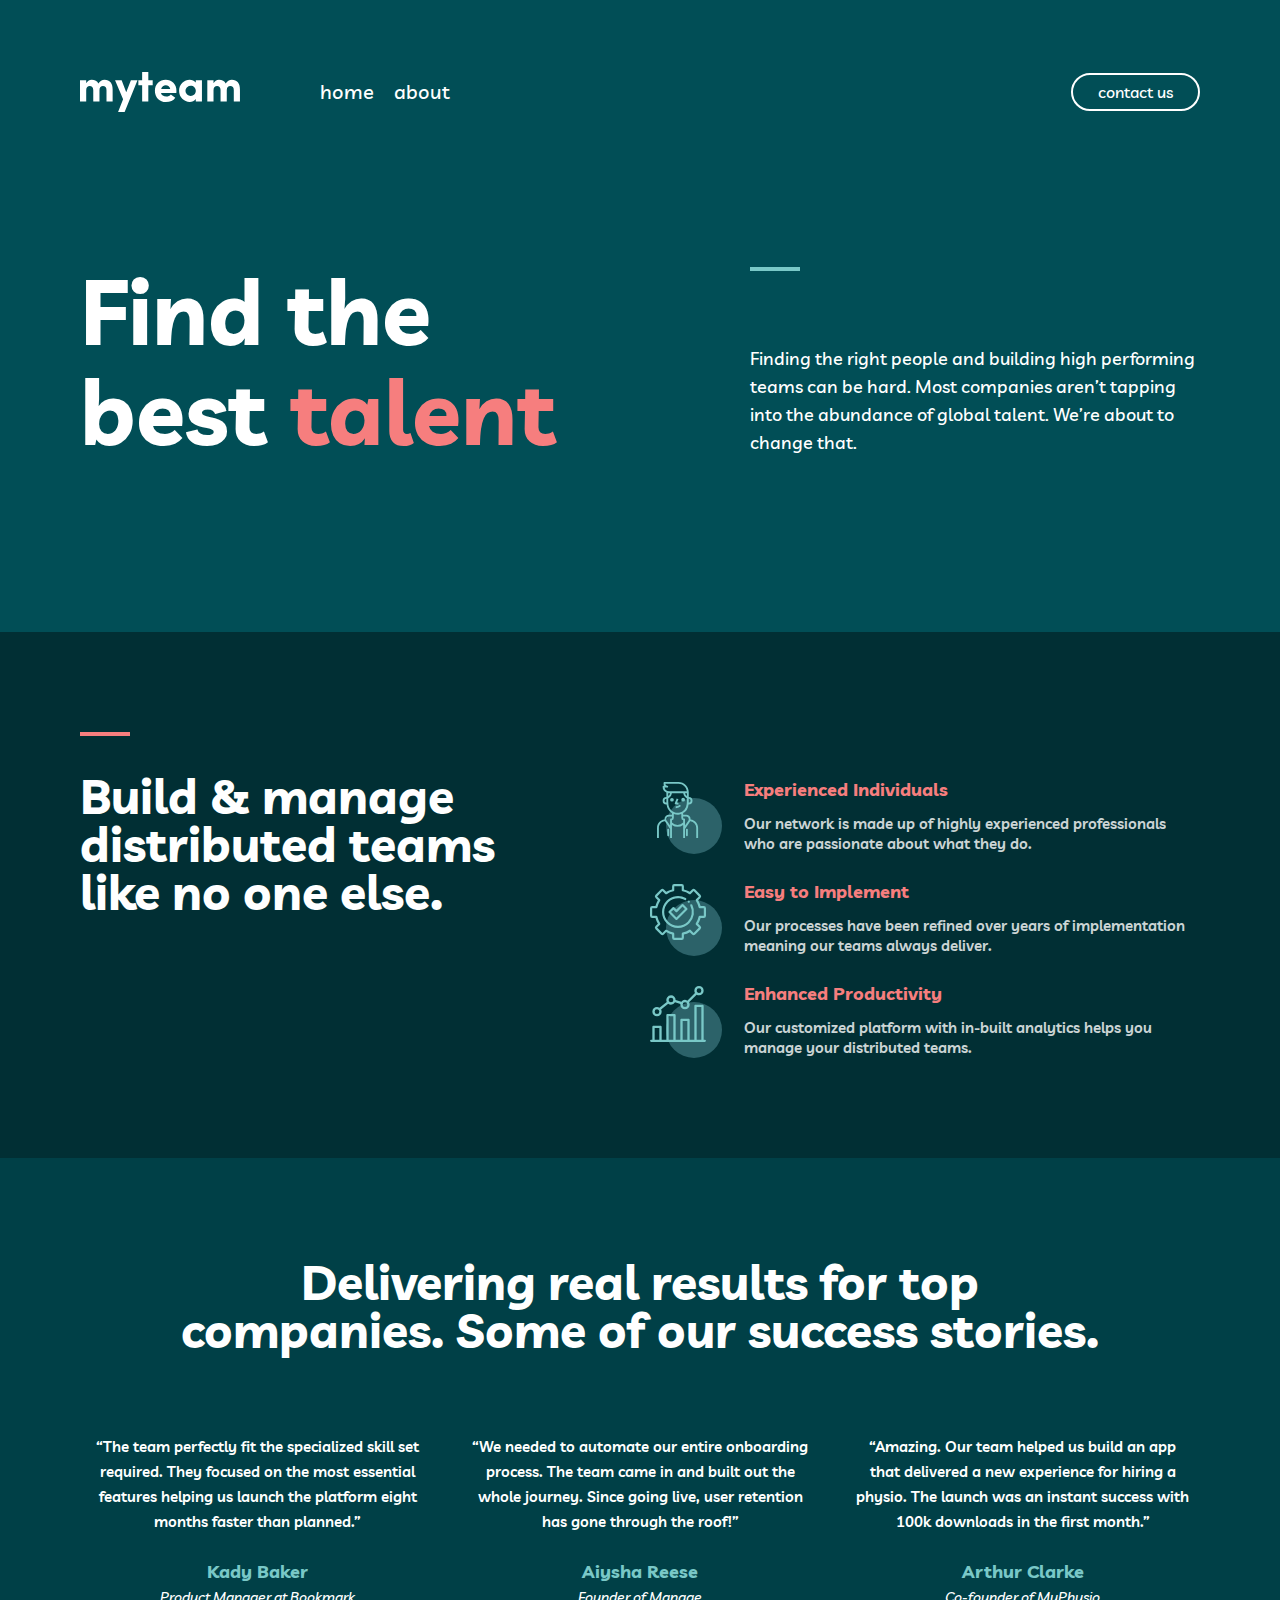
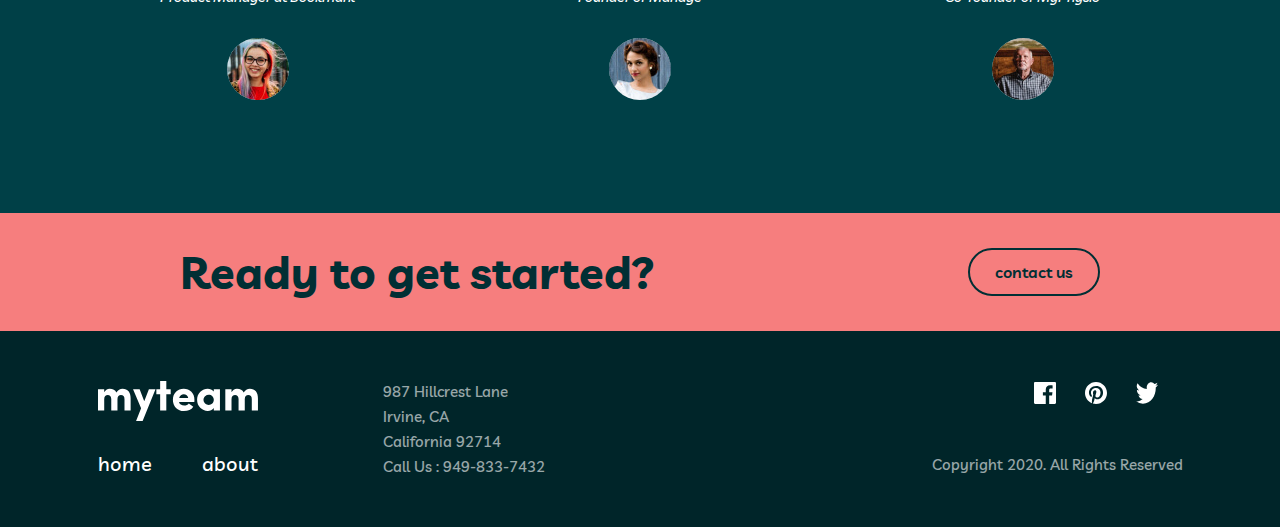
<file: index.html>
<!DOCTYPE html>
<html lang="uz">
<head>
  <meta charset="UTF-8">
  <!-- STYLES -->
  <link rel="preconnect" href="https://fonts.googleapis.com">
  <link rel="preconnect" href="https://fonts.gstatic.com" crossorigin>
  <link href="https://fonts.googleapis.com/css2?family=Livvic:ital,wght@0,600;0,700;1,500&display=swap" rel="stylesheet">

  <link rel="stylesheet" href="styles/normalize.css">
  <link rel="stylesheet" href="styles/style.css">
  <title>MyTeam</title>
</head>
<body>
<nav class="sitenav">

  <div class="sitenav-first container">
    <img class="sitenav-first-logo" src="img/logo.svg">
    <section class="sitenav-first-texts">
      <a href="index.html" class="sitenav-first-texts-link">home</a>
      <a href="about.html" class="sitenav-first-texts-link">about</a>
    </section>
    <a href="contact.html" class="sitenav-first-contact">contact us</a>
  </div>

  <div class="sitenav-second container">
    <h2 class="sitenav-second-title">
      Find the <br> best
      <span class="colour-title">talent</span>
    </h2>
    <section class="sitenav-second-text-div">
      <h3 class="sitenav-second-text">
        Finding the right people and building high performing teams can be hard. Most companies aren’t tapping into
        the
        abundance of global talent. We’re about to change that.
      </h3>
    </section>
  </div>
</nav>

<!-- SITE-MAIN -->
<main class="site-main">
  <!-- SITE-MAIN-FIRST -->
  <div class="site-main-first">
    <div class="site-main-first-div container">
      <section class="site-main-first-div-text">
        <h2 class="site-main-first-h2">
          Build & manage distributed teams like no one else.
        </h2>
      </section>
      <div class="site-main-first-news">
        <div class="site-main-first-news-div">
          <img src="img/icon-circle-man.svg" class="site-main-firts-news-div-img">
          <section class="site-main-firts-news-div-texts">
            <h3 class="site-main-firts-news-div-texts-h3">Experienced Individuals</h3>
            <p class="site-main-firts-news-div-texts-p">Our network is made up of highly experienced professionals who are
              passionate about what they do.</p>
          </section>
        </div>

        <div class="site-main-first-news-div">
          <img src="img/icon-circle-check-cog.svg" class="site-main-firts-news-div-img">
          <section class="site-main-firts-news-div-texts">
            <h3 class="site-main-firts-news-div-texts-h3">Easy to Implement</h3>
            <p class="site-main-firts-news-div-texts-p">Our processes have been refined over years of implementation meaning
              our teams always deliver.</p>
          </section>
        </div>

        <div class="site-main-first-news-div">
          <img src="img/icon-circle-line-chart.svg" class="site-main-firts-news-div-img">
          <section class="site-main-firts-news-div-texts">
            <h3 class="site-main-firts-news-div-texts-h3">Enhanced Productivity</h3>
            <p class="site-main-firts-news-div-texts-p">Our customized platform with in-built analytics helps you manage your
              distributed teams.</p>
          </section>
        </div>
      </div>
    </div>
  </div>

  <!-- SITE-MAIN-SECOND -->
  <div class="site-main-second">
    <div class="site-main-second-relative-div">
      <div class="site-main-second-div container">
        <h1 class="site-main-second-div-h1">Delivering real results for top companies. Some of our success stories.</h1>

        <div class="site-main-second-div-cards">
          <section class="site-main-second-div-cards-card">
            <p class="site-main-second-div-cards-card-p">“The team perfectly fit the specialized skill set required. They
              focused on the most essential features helping us
              launch the platform eight months faster than planned.”</p>
            <aside class="site-main-second-div-cards-card-aside">
              <h4 class="site-main-second-div-cards-card-aside-h4">Kady Baker</h4>
              <p class="site-main-second-div-cards-card-aside-p">Product Manager at Bookmark</p>
            </aside>
            <img src="img/kady.jpg" class="site-main-second-div-cards-card-img">
          </section>

          <section class="site-main-second-div-cards-card">
            <p class="site-main-second-div-cards-card-p">“We needed to automate our entire onboarding process. The team came in and built out the whole journey. Since going
            live, user retention has gone through the roof!”</p>
            <aside class="site-main-second-div-cards-card-aside">
              <h4 class="site-main-second-div-cards-card-aside-h4">Aiysha Reese</h4>
              <p class="site-main-second-div-cards-card-aside-p">Founder of Manage</p>
            </aside>
            <img src="img/aisha.jpg" class="site-main-second-div-cards-card-img">
          </section>

          <section class="site-main-second-div-cards-card">
            <p class="site-main-second-div-cards-card-p">“Amazing. Our team helped us build an app that delivered a new experience for hiring a physio. The launch was an instant
            success with 100k downloads in the first month.”</p>
            <aside class="site-main-second-div-cards-card-aside">
              <h4 class="site-main-second-div-cards-card-aside-h4">Arthur Clarke</h4>
              <p class="site-main-second-div-cards-card-aside-p">Co-founder of MyPhysio</p>
            </aside>
            <img src="img/arthur.jpg" class="site-main-second-div-cards-card-img">
          </section>
        </div>
      </div>
    </div>
  </div>

  <!-- SIET-MAIN-THIRD -->
  <div class="site-main-third-all">
    <div class="site-main-third">
      <div class="site-main-third-div">
        <h2 class="site-main-third-div-h2">Ready to get started?</h2>
        <a href="contact.html" class="sitenav-first-contact site-main-third-contact">contact us</a>
      </div>
    </div>
  </div>
</main>

<footer class="site-footer">
  <div class="site-footer-div container">

    <section class="site-footer-div-first">
      <img src="img/logo.svg" class="site-footer-div-first-logo">
      <section class="sitenav-first-texts site-footer-div-first-header">
        <a href="index.html" class="sitenav-first-texts-link">home</a>
        <a href="about.html" class="sitenav-first-texts-link">about</a>
      </section>
    </section>

    <section class="site-footer-second">
      <a href="#" class="site-footer-second-text">987 Hillcrest Lane</a><br>
      <a href="#" class="site-footer-second-text">Irvine, CA</a><br>
      <a href="#" class="site-footer-second-text">California 92714</a><br>
      <a href="#" class="site-footer-second-text">Call Us : 949-833-7432</a><br>
    </section>

    <section class="site-footer-third">
      <aside class="site-footer-third-icons">
        <img src="img/icon-facebook.svg" class="site-footer-icon">
        <img src="img/icon-pinterest.svg" class="site-footer-icon">
        <img src="img/icon-twitter.svg" class="site-footer-icon">
      </aside>
      <a href="#" class="site-footer-second-text">Copyright 2020. All Rights Reserved</a>
    </section>
  </div>
</footer>

</body>
</html>
</file>
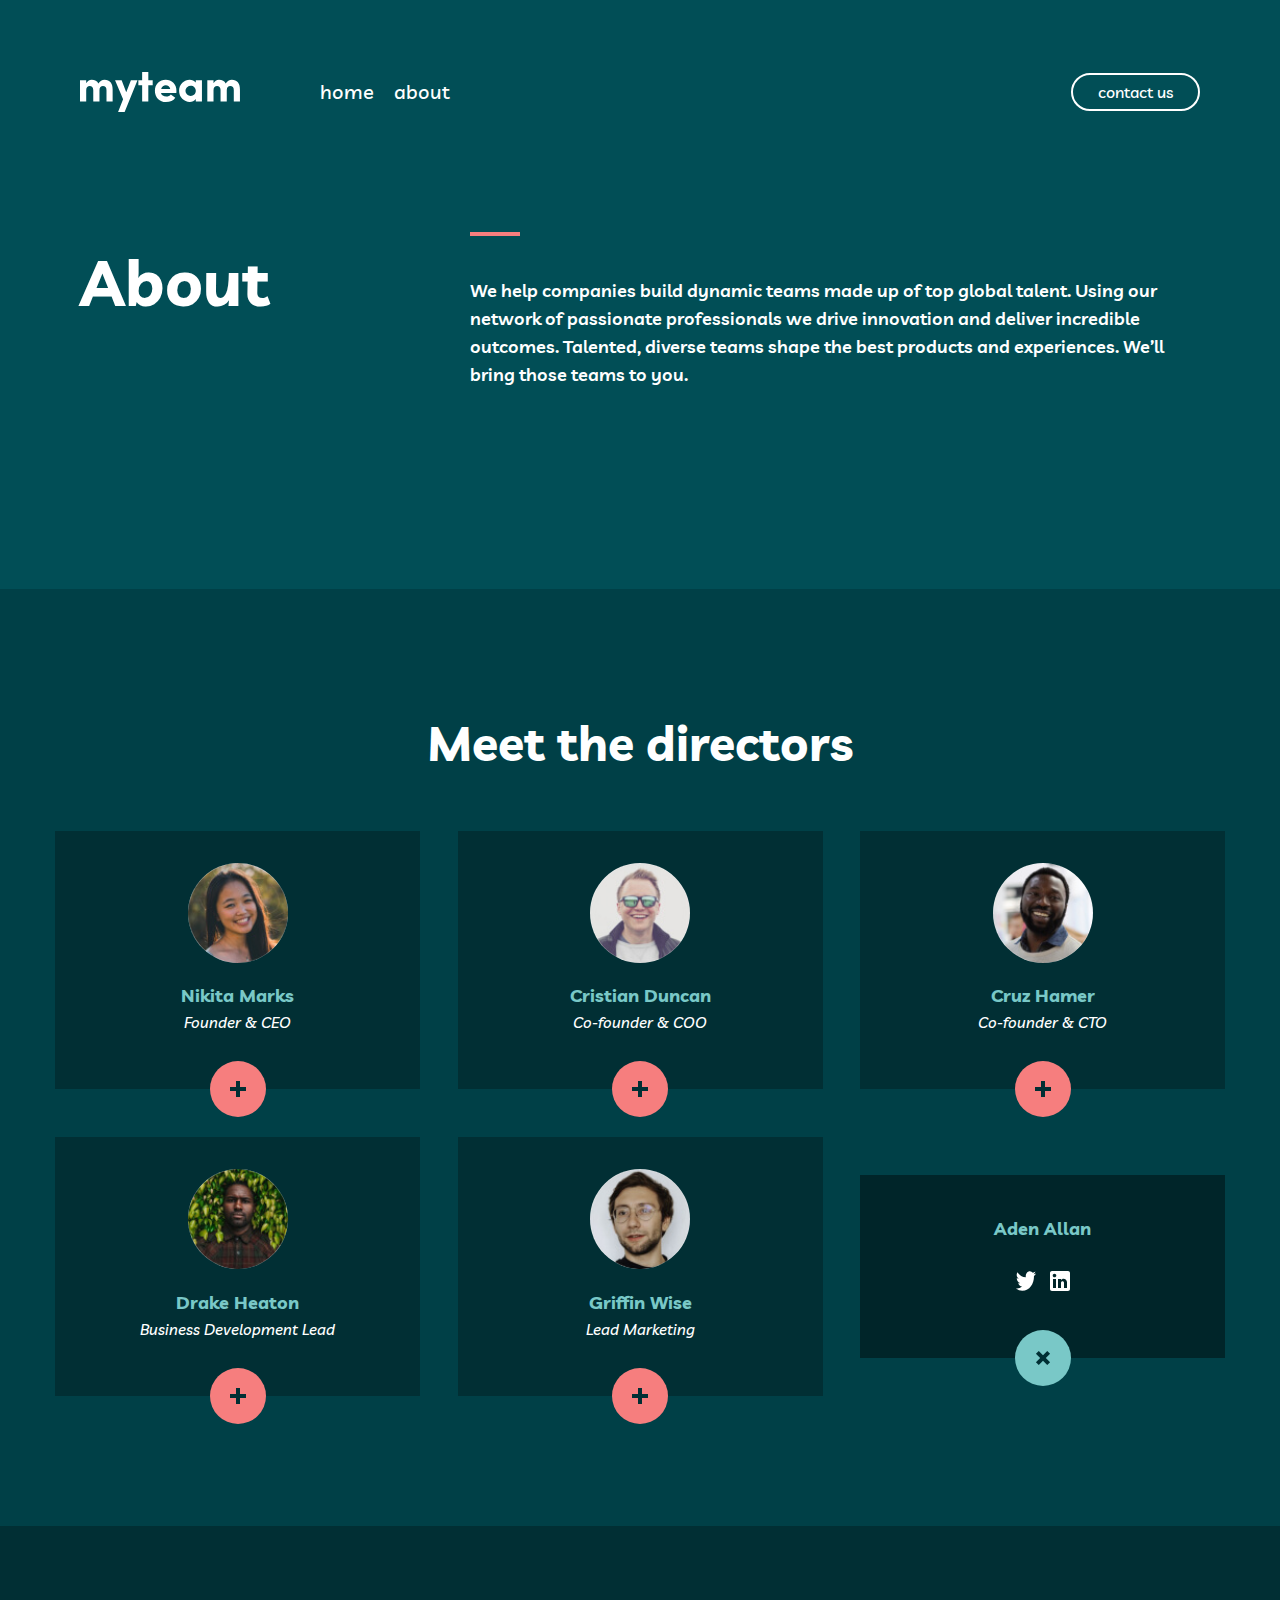
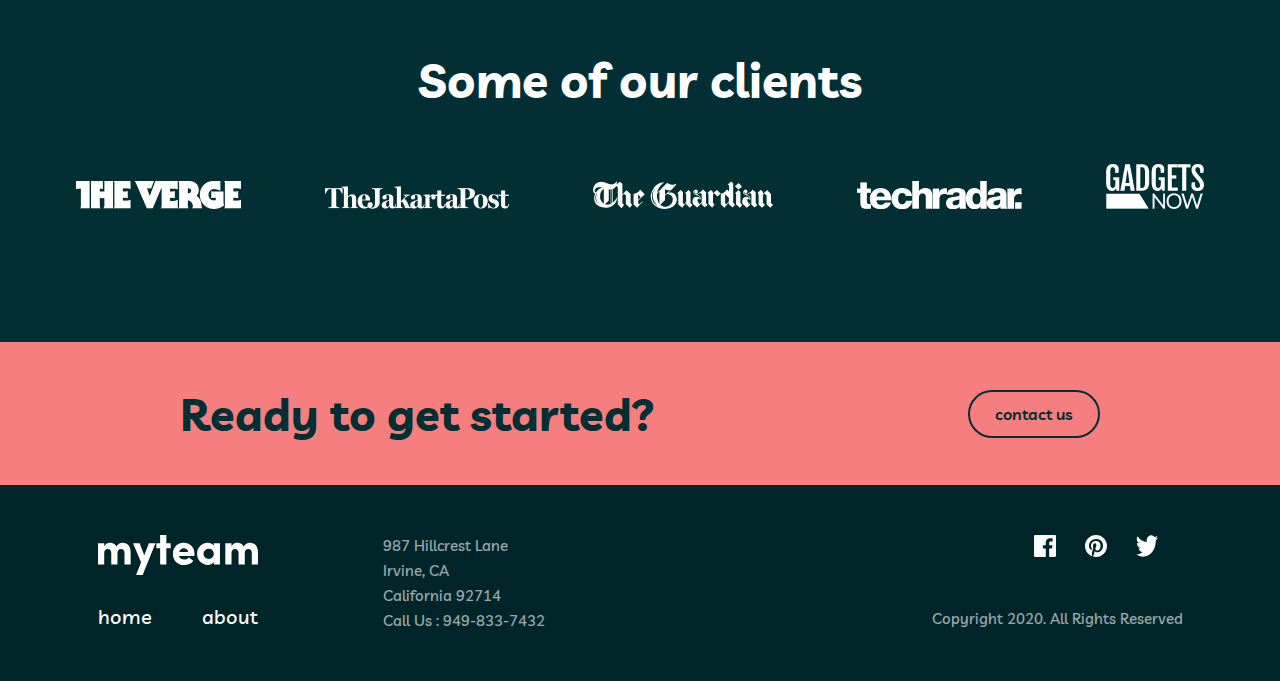
<file: about.html>
<!DOCTYPE html>
<html lang="uz">
<head>
  <meta charset="UTF-8">
  <!-- STYLES -->
  <link rel="preconnect" href="https://fonts.googleapis.com">
  <link rel="preconnect" href="https://fonts.gstatic.com" crossorigin>
  <link href="https://fonts.googleapis.com/css2?family=Livvic:ital,wght@0,600;0,700;1,500&display=swap"
    rel="stylesheet">

  <link rel="stylesheet" href="styles/normalize.css">
  <link rel="stylesheet" href="styles/style-about.css">
  <title>MyTeam - About</title>
</head>
<body>
<nav class="sitenav">
  <div class="sitenav-first container">
    <img class="sitenav-first-logo" src="img/logo.svg">
    <section class="sitenav-first-texts">
      <a href="index.html" class="sitenav-first-texts-link">home</a>
      <a href="about.html" class="sitenav-first-texts-link">about</a>
    </section>
    <a href="contact.html" class="sitenav-first-contact">contact us</a>
  </div>

  <div class="sitenav-second container">
    <h2 class="sitenav-second-h2">About</h2>
    <section class="sitenav-second-text">
      <p class="sitenav-second-text-p">We help companies build dynamic teams made up of top global talent. Using our network of passionate professionals we
      drive innovation and deliver incredible outcomes. Talented, diverse teams shape the best products and experiences. We’ll
      bring those teams to you.</p>
    </section>
  </div>
</nav>

  <!-- SITE-MAIN -->
<main class="site-main">
  <!-- SITE-MAIN-FIRST -->
  <div class="site-main-first">

    <div class="site-main-first-div">
      <h2 class="site-main-first-div-text">Meet the directors</h2>

      <!-- SITE-MAIN-FIRST-DIV-CARDS -->
      <div class="site-main-first-div-cards">

        <div class="site-main-first-div-cards-div">

          <section class="site-main-first-div-cards-div-card">
            <img src="img/nikita.jpg" class="site-main-first-div-cards-div-card-logo">
            <aside class="site-main-first-div-cards-div-card-texts">
              <h3 class="site-main-first-div-cards-div-card-texts-h3">Nikita Marks</h3>
              <p class="site-main-first-div-cards-div-card-texts-p">Founder & CEO</p>
            </aside>
            <div class="site-main-first-div-cards-div-card-button-div button-classlist">
              <img class="site-main-first-div-cards-div-card-button" src="img/icon-plus.svg">
            </div>
          </section>

          <section class="site-main-first-div-cards-div-card">
            <img src="img/cristian.jpg" class="site-main-first-div-cards-div-card-logo">
            <aside class="site-main-first-div-cards-div-card-texts">
              <h3 class="site-main-first-div-cards-div-card-texts-h3">Cristian Duncan</h3>
              <p class="site-main-first-div-cards-div-card-texts-p">Co-founder & COO</p>
            </aside>
            <div class="site-main-first-div-cards-div-card-button-div">
              <img class="site-main-first-div-cards-div-card-button" src="img/icon-plus.svg">
            </div>
          </section>

          <section class="site-main-first-div-cards-div-card">
            <img src="img/cruz.jpg" class="site-main-first-div-cards-div-card-logo">
            <aside class="site-main-first-div-cards-div-card-texts">
              <h3 class="site-main-first-div-cards-div-card-texts-h3">Cruz Hamer</h3>
              <p class="site-main-first-div-cards-div-card-texts-p">Co-founder & CTO</p>
            </aside>
            <div class="site-main-first-div-cards-div-card-button-div">
              <img class="site-main-first-div-cards-div-card-button" src="img/icon-plus.svg">
            </div>
          </section>

        </div>


        <div class="site-main-first-div-cards-div">

          <section class="site-main-first-div-cards-div-card">
            <img src="img/drake.jpg" class="site-main-first-div-cards-div-card-logo">
            <aside class="site-main-first-div-cards-div-card-texts">
              <h3 class="site-main-first-div-cards-div-card-texts-h3">Drake Heaton</h3>
              <p class="site-main-first-div-cards-div-card-texts-p">Business Development Lead</p>
            </aside>
            <div class="site-main-first-div-cards-div-card-button-div">
              <img class="site-main-first-div-cards-div-card-button" src="img/icon-plus.svg">
            </div>
          </section>

          <section class="site-main-first-div-cards-div-card">
            <img src="img/griffin.jpg" class="site-main-first-div-cards-div-card-logo">
            <aside class="site-main-first-div-cards-div-card-texts">
              <h3 class="site-main-first-div-cards-div-card-texts-h3">Griffin Wise</h3>
              <p class="site-main-first-div-cards-div-card-texts-p">Lead Marketing</p>
            </aside>
            <div class="site-main-first-div-cards-div-card-button-div">
              <img class="site-main-first-div-cards-div-card-button" src="img/icon-plus.svg">
            </div>
          </section>

          <section class="site-main-first-div-cards-div-card smfdcd-card">
            <aside class="site-main-first-div-cards-div-card-texts">
            <h3 class="site-main-first-div-cards-div-card-texts-h3">Aden Allan</h3>
            <p class="site-main-first-div-cards-div-card-texts-p none-text">“Empowered teams create truly amazing products. Set the north star and let them follow it.”</p>
            </aside>
            <aside class="site-main-first-div-cards-div-card-icons">
              <img src="img/icon-twitter.svg" class="site-main-first-div-cards-div-card-icons-img">
              <img src="img/icon-linkedin.svg" class="site-main-first-div-cards-div-card-icons-img">
            </aside>
            <div class="site-main-first-div-cards-div-card-button-div smfdcdcb-div button-classlist">
              <img class="site-main-first-div-cards-div-card-button smfdcdcb-button" src="img/icon-multiply.svg">
            </div>
          </section>

        </div>

      </div>

    </div>
  </div>

  <!-- SITE-MAIN-SECOND -->
  <div class="site-main-second">
    <div class="site-main-second-div container">
      <h2 class="site-main-second-div-title">Some of our clients</h2>
      <section class="site-main-second-div-logos">
        <img class="site-main-second-div-logos-logo-1" src="img/the-verge.png" srcset="img/the-verge.png 1x , img/the-verge@2x.png @2x">
        <img class="site-main-second-div-logos-logo-2" src="img/the-jakarta-post.png" srcset="img/the-jakarta-post.png 1x , img/the-jakarta-post@2x.png @2x">
        <img class="site-main-second-div-logos-logo-3" src="img/the-guardian.png" srcset="img/the-guardian.png 1x , img/the-guardian@2x.png @2x">
        <img class="site-main-second-div-logos-logo-4" src="img/techradar.png" srcset="img/techradar.png 1x , img/techradar@2x.png @2x">
        <img class="site-main-second-div-logos-logo-5" src="img/gadgets-now.png" srcset="img/gadgets-now.png 1x , img/gadgets-now@2x.png @2x">
      </section>
    </div>
  </div>

  <!-- SITE-MAIN-THIRD -->
  <div class="site-main-third-all">
    <div class="site-main-third">
      <div class="site-main-third-div">
        <h2 class="site-main-third-div-h2">Ready to get started?</h2>
        <a href="contact.html" class="sitenav-first-contact site-main-third-contact">contact us</a>
      </div>
    </div>
  </div>
</main>

<footer class="site-footer">
  <div class="site-footer-div container">

    <section class="site-footer-div-first">
      <img src="img/logo.svg" class="site-footer-div-first-logo">
      <section class="sitenav-first-texts site-footer-div-first-header">
        <a href="index.html" class="sitenav-first-texts-link">home</a>
        <a href="about.html" class="sitenav-first-texts-link">about</a>
      </section>
    </section>

    <section class="site-footer-second">
      <a href="#" class="site-footer-second-text">987 Hillcrest Lane</a><br>
      <a href="#" class="site-footer-second-text">Irvine, CA</a><br>
      <a href="#" class="site-footer-second-text">California 92714</a><br>
      <a href="#" class="site-footer-second-text">Call Us : 949-833-7432</a><br>
    </section>

    <section class="site-footer-third">
      <aside class="site-footer-third-icons">
        <img src="img/icon-facebook.svg" class="site-footer-icon">
        <img src="img/icon-pinterest.svg" class="site-footer-icon">
        <img src="img/icon-twitter.svg" class="site-footer-icon">
      </aside>
      <a href="#" class="site-footer-second-text">Copyright 2020. All Rights Reserved</a>
    </section>
  </div>
</footer>

<script src="main.js"></script>

</body>
</html>
</file>
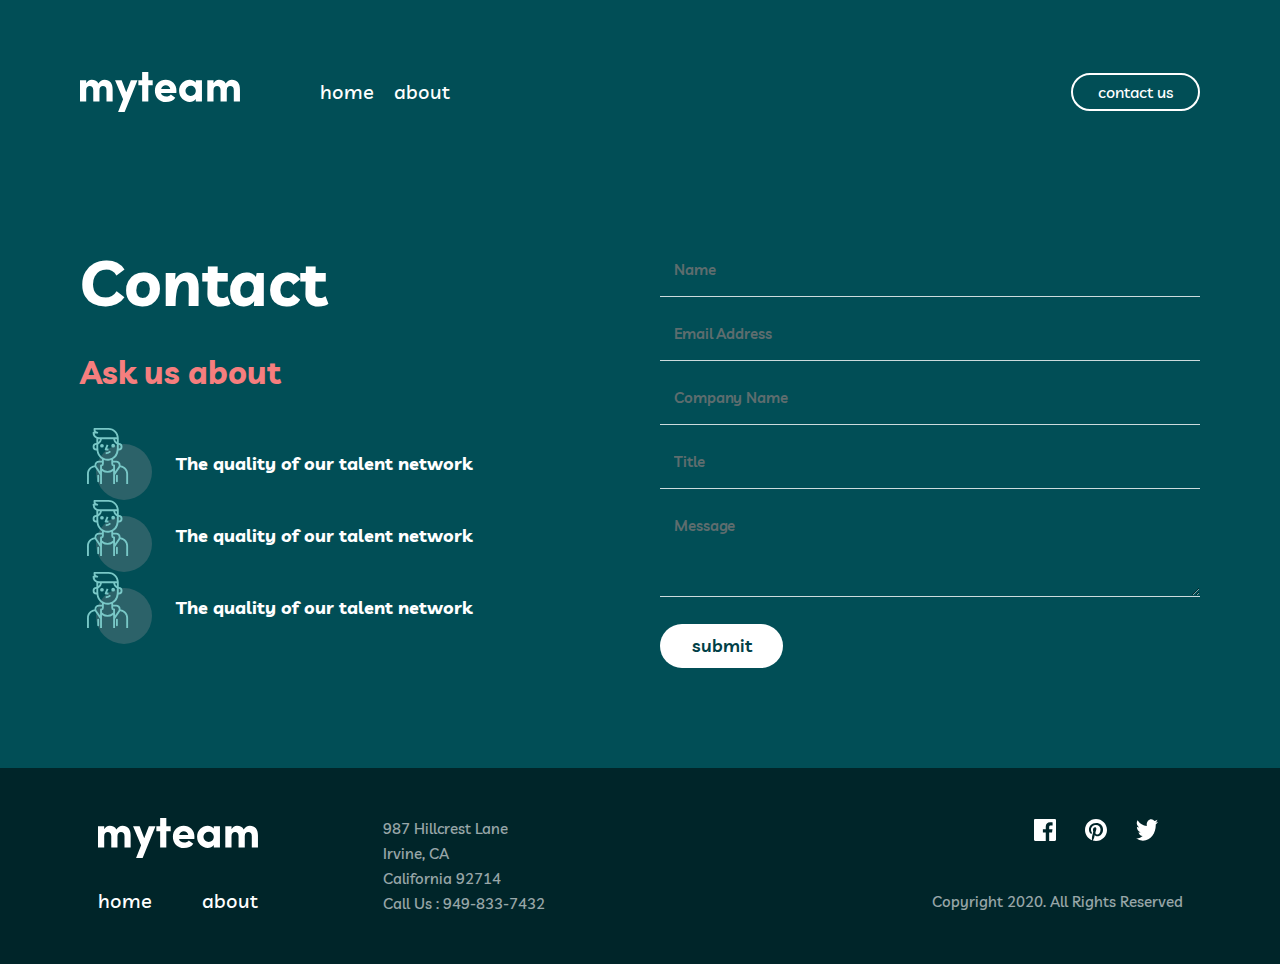
<file: contact.html>
<!DOCTYPE html>
<html lang="uz">
<head>
  <meta charset="UTF-8">
  <!-- STYLES -->
  <link rel="preconnect" href="https://fonts.googleapis.com">
  <link rel="preconnect" href="https://fonts.gstatic.com" crossorigin>
  <link href="https://fonts.googleapis.com/css2?family=Livvic:ital,wght@0,600;0,700;1,500&display=swap" rel="stylesheet">

  <link rel="stylesheet" href="styles/normalize.css">
  <link rel="stylesheet" href="styles/style-contact.css">
  <title>MyTeam - Contact</title>
</head>
<body>
<nav class="sitenav">

  <div class="sitenav-first container">
    <img class="sitenav-first-logo" src="img/logo.svg">
    <section class="sitenav-first-texts">
      <a href="index.html" class="sitenav-first-texts-link">home</a>
      <a href="about.html" class="sitenav-first-texts-link">about</a>
    </section>
    <a href="contact.html" class="sitenav-first-contact">contact us</a>
  </div>
</nav>


  <!-- SITE-MAIN -->
<main class="site-main">

  <!-- SITE-MAIN-DIV -->
  <div class="site-main-div">

    <div class="site-main-div-div container">
      <div class="site-main-div-div-first">
        <h1 class="site-main-div-div-first-logo">Contact</h1>
        <h2 class="site-main-div-div-first-h2">Ask us about</h2>
        <!-- SITE-MAIN-DIV-DIV-FIRST-CARDS -->
        <div class="site-main-div-div-first-cards">
          <section class="site-main-div-div-first-cards-card">
            <img class="site-main-div-div-first-cards-card-logo" src="img/icon-circle-man.svg">
            <h3 class="site-main-div-div-first-cards-card-text">The quality of our talent network</h3>
          </section>

          <section class="site-main-div-div-first-cards-card">
            <img class="site-main-div-div-first-cards-card-logo" src="img/icon-circle-man.svg">
            <h3 class="site-main-div-div-first-cards-card-text">The quality of our talent network</h3>
          </section>

          <section class="site-main-div-div-first-cards-card">
            <img class="site-main-div-div-first-cards-card-logo" src="img/icon-circle-man.svg">
            <h3 class="site-main-div-div-first-cards-card-text">The quality of our talent network</h3>
          </section>
        </div>
      </div>


      <form action="https://echohtmlacademy.ru" class="site-main-second">
        <input type="text" class="site-main-second-input" name="name" placeholder="Name" required>

        <input type="text" class="site-main-second-input" name="email" placeholder="Email Address" required>

        <input type="text" class="site-main-second-input" name="company-name" placeholder="Company Name" required>

        <input type="text" class="site-main-second-input" name="title" placeholder="Title" required>

        <textarea class="site-main-second-input site-main-second-textarea" name="message" placeholder="Message"></textarea>


        <button class="site-main-second-submit" type="submit">submit</button>
      </form>

    </div>
  </div>
</main>

<footer class="site-footer">
  <div class="site-footer-div container">

    <section class="site-footer-div-first">
      <img src="img/logo.svg" class="site-footer-div-first-logo">
      <section class="sitenav-first-texts site-footer-div-first-header">
        <a href="index.html" class="sitenav-first-texts-link">home</a>
        <a href="about.html" class="sitenav-first-texts-link">about</a>
      </section>
    </section>

    <section class="site-footer-second">
      <a href="#" class="site-footer-second-text">987 Hillcrest Lane</a><br>
      <a href="#" class="site-footer-second-text">Irvine, CA</a><br>
      <a href="#" class="site-footer-second-text">California 92714</a><br>
      <a href="#" class="site-footer-second-text">Call Us : 949-833-7432</a><br>
    </section>

    <section class="site-footer-third">
      <aside class="site-footer-third-icons">
        <img src="img/icon-facebook.svg" class="site-footer-icon">
        <img src="img/icon-pinterest.svg" class="site-footer-icon">
        <img src="img/icon-twitter.svg" class="site-footer-icon">
      </aside>
      <a href="#" class="site-footer-second-text">Copyright 2020. All Rights Reserved</a>
    </section>
  </div>
</footer>

  <!-- <script src="main.js"></script> -->

</body>
</html>
</file>
<file: styles/style.css>
:root{
  --nav-background: #014e56;
  --red: #f67e7e;
  --white: #fff;
  --nav-top-border: #79c8c7;
  --main-black: #012f34;
  --about-bac-color: #004047;
  --footer: #002529;
}
*,
*::after,
*::before{
  box-sizing: border-box;
}

body{
  height: 100%;
  margin: 0;
  padding: 0;
  list-style: none;
  font-family: "Livvic" , "Arial" , sans-serif;
  overflow-x: hidden;
}

img{
  max-width: 100%;
  height: auto;
}

/* OUTLINE STYLES*/
*:focus{
  outline: 2px solid transparent;
  outline-offset: 2px;
}

/* CONTAINER */
.container{
  max-width: 1170px;
  width: 100%;
  padding-right: 25px;
  padding-left: 25px;
  margin-left: auto;
  margin-right: auto;
}

.visually-hidden{
  clip: rect(0 0 0 0);
  clip-path: inset(50%);
  height: 1px;
  overflow: hidden;
  position: absolute;
  white-space: nowrap;
  width: 1px;
}

/* SITENAV */
.sitenav{
  width: 100%;
  padding-top: 72px;
  padding-bottom: 170px;
  align-items: center;
  justify-content: center;
  background: var(--nav-background);
  margin-bottom: 0;
  overflow-y: hidden;
}
.sitenav-first{
  background: transparent;
  display: flex;
  align-items: center;
  margin-bottom: 80px;
}
.sitenav-first-logo{
  width: 160px;
  height: 40px;
}
.sitenav-first-texts{
  width: 130px;
  display: flex;
  justify-content: space-between;
  align-items: center;
  margin-left: 80px;
  text-transform: lowercase;
}
.sitenav-first-texts-link{
  text-decoration: none;
  font-family: "Livvic" , "Arial" , sans-serif;
  font-style: normal;
  font-weight: 500;
  font-size: 20px;
  line-height: 28px;
  color: var(--white);
  transition: all 0.1s;
}
.sitenav-first-texts-link:hover{
  color: var(--red);
}
.sitenav-first-contact{
  text-transform: lowercase;
  text-decoration: none;
  font-family: "Livvic" , "Arial" , sans-serif;
  font-style: normal;
  font-weight: 500;
  font-size: 16px;
  color: var(--white);
  margin-left: auto;
  padding-top: 8px;
  padding-bottom: 8px;
  padding-right: 25px;
  padding-left: 25px;
  border: 2px solid var(--white);
  border-radius: 24px;
  transition: all 0.1s;
}
.sitenav-first-contact:hover{
  background: var(--white);
  color: var(--footer);
}

.sitenav-second{
  background: transparent;
  display: flex;
  align-items: center;
  margin-top: 0;
  padding-top: 70px;
  margin-bottom: 0;
  position: relative;
}
.sitenav-second-title{
  flex-grow: 1;
  font-family: "Livvic" , "Arial" , sans-serif;
  font-style: normal;
  font-weight: bold;
  font-size: 90px;
  line-height: 100px;
  color: var(--white);
  text-align-last: left;
  margin: 0;
}
.colour-title{
  color: var(--red);
}

.sitenav-second-text-div{
  padding-top: 78px;
  position: relative;
}
.sitenav-second-text{
  margin: 0;
  width: 450px;
  font-family: "Livvic" , "Arial" , sans-serif;
  font-style: normal;
  font-weight: 500;
  font-size: 18px;
  line-height: 28px;
  color: var(--white);
}
.sitenav-second-text::after{
  content: "";
  position: absolute;
  width: 50px;
  height: 4px;
  background: var(--nav-top-border);
  top: 0;
  left: 0;
}

/* SITE-MAIN */
.site-main{
  flex-grow: 1;
  width: 100%;
  margin: 0;
  padding: 0;
  background: transparent;
}
.site-main-first{
  width: 100%;
  background: var(--main-black);
  padding-top: 100px;
  padding-bottom: 100px;
  margin: 0;
  position: relative;
  overflow-x: hidden;
}
.site-main-first-div{
  max-width: 1170px;
  width: 100%;
  flex-direction: row;
  justify-content: space-between;
  display: flex;
}
.site-main-first-div-text{
  width: 450px;
  position: relative;
  margin: 0;
  padding-top: 40px;
}
.site-main-first-h2{
  font-family: "Livvic" , "Arial" , sans-serif;
  font-weight: 700;
  font-style: normal;
  font-size: 48px;
  line-height: 48px;
  color: var(--white);
  margin: 0;
}
.site-main-first-div-text::after{
  content: "";
  width: 50px;
  height: 4px;
  background: var(--red);
  position: absolute;
  top: 0;
  left: 0;
}
.site-main-first-news{
  width: 550px;
  flex-direction: column;
  justify-content: center;
  padding-top: 50px;
}
.site-main-first-news-div{
  width: 100%;
  display: flex;
  flex-direction: row;
  align-items: center;
}
.site-main-first-news-div:not(:last-child){
  margin-bottom: 30px;
}
.site-main-firts-news-div-img{
  width: 72px;
  height: 72px;
  margin-top: 0;
  margin-right: 22px;
}
.site-main-firts-news-div-texts{
  width: 460px;
}
.site-main-firts-news-div-texts-h3{
  margin-top: 0;
  font-family: "Livvic" , "Arial" , sans-serif;
  font-style: normal;
  font-weight: 700;
  font-size: 18px;
  line-height: 15px;
  color: var(--red);
  margin-bottom: 17px;
}
.site-main-firts-news-div-texts-p{
  font-family: "Livvic" , "Arial" , sans-serif;
  font-style: normal;
  font-weight: 600;
  font-size: 15px;
  line-height: 20px;
  color: var(--white);
  opacity: 0.8;
  margin-top: 0;
  margin-bottom: 0;
}

/* SITE-MAIN-SECOND */
.site-main-second{
  width: 100%;
  background: var(--about-bac-color);
  overflow: hidden;
  margin-bottom: 0;
}
.site-main-second-relative-div{
  max-width: 1366px;
  width: 100%;
  padding-top: 100px;
  padding-bottom: 100px;
  margin-left: auto;
  margin-right: auto;
  position: relative;
}
.site-main-second-div{
  flex-direction: column;
  align-items: center;
  justify-content: center;
  background: transparent;
}
.site-main-second-div-h1{
  width: 950px;
  text-align: center;
  font-family: "Livvic" , "Arial" , sans-serif;
  font-style: normal;
  font-weight: bold;
  font-size: 48px;
  line-height: 48px;
  color: var(--white);
  margin-bottom: 56px;
  margin-left: auto;
  margin-right: auto;
  margin-top: 0;
  margin-bottom: 0;
}
.site-main-second-div-cards{
  width: 100%;
  flex-direction: row;
  align-items: center;
  justify-content: space-between;
  display: flex;
  margin: 0;
  padding-top: 60px;
  padding-bottom: 10px;
}
.site-main-second-div-cards-card{
  width: 355px;
  align-items: center;
  justify-content: center;
  flex-direction: column;
  text-align: center;
  padding-top: 20px;
  background-image: url("file:///C:/Users/User/Pictures/Frontend asoschisi-Muhammadjavohir aka/Dars 13(MyTeam)/img/icon-quotes.svg");
  background-repeat: no-repeat;
  background-position: top center;
}
.site-main-second-div-cards-card-p{
  width: 95%;
  font-family: "Livvic" , "Arial" , sans-serif;
  font-style: normal;
  font-weight: 600;
  font-size: 15px;
  line-height: 25px;
  text-align: center;
  color: var(--white);
  margin-left: auto;
  margin-right: auto;
  margin-top: 0;
  margin-bottom: 24px;
}
.site-main-second-div-cards-card-aside{
  width: 100%;
  text-align: center;
  flex-direction: column;
  margin: 0;
}
.site-main-second-div-cards-card-aside-h4{
  font-family: "Livvic" , "Arial" , sans-serif;
  font-style: normal;
  font-weight: bold;
  font-size: 18px;
  line-height: 28px;
  color: var(--nav-top-border);
  margin-bottom: 2px;
  margin-top: 0;
  margin-left: 0;
  margin-right: 0;
}
.site-main-second-div-cards-card-aside-p{
  font-family: "Livvic" , "Arial" , sans-serif;
  font-style: italic;
  font-weight: 500;
  font-size: 14px;
  line-height: 18px;
  color: var(--white);
  margin-top: 0;
  margin-left: 0;
  margin-right: 0;
  margin-bottom: 32px;
}
.site-main-second-div-cards-card-img{
  margin-top: 0;
  border-radius: 50%;
  width: 62px;
  height: 62px;
}

/* SITE-MAIN-THIRD */
.site-main-third-all{
  width: 100%;
  margin: 0;
  padding: 0;
  background: var(--red);
  overflow: hidden;
}
.site-main-third{
  max-width: 1366px;
  width: 100%;
  background: var(--red);
  margin-left: auto;
  margin-right: auto;
  text-align: center;
  position: relative;
  overflow: hidden;
}
.site-main-third-div{
  width: 920px;
  margin-left: auto;
  margin-right: auto;
  display: flex;
  flex-direction: row;
  align-items: center;
  justify-content: center;
  padding-top: 35px;
  padding-bottom: 35px;
}
.site-main-third-div-h2{
  font-family: "Livvic" , "Arial" , sans-serif;
  font-style: normal;
  font-weight: bold;
  font-size: 45px;
  line-height: 48px;
  color:var(--main-black);
  margin: 0;
}
.site-main-third-contact{
  font-family: "Livvic" , "Arial" , sans-serif;
  font-style: normal;
  font-weight: 600;
  font-size: 16px;
  line-height: 28px;
  color: var(--main-black);
  border-color: var(--main-black);
}
.site-main-third-contact:hover{
  background: var(--main-black);
  color: var(--white);
}

/* SITE-FOOTER */
.site-footer{
  width: 100%;
  margin: 0;
  padding-top: 48px;
  padding-bottom: 48px;
  background: var(--footer);
}
.site-footer-div{
  display: flex;
  flex-direction: row;
  align-items: center;
  justify-content: center;
  background: transparent;
}
.site-footer-div-first{
  width: 160px;
  margin-right: 0;
  flex-direction: column;
  align-items: center;
  justify-content: center;
  text-align: center;
}
.site-footer-div-first-logo{
  margin-bottom: 25px;
}
.site-footer-div-first-header{
  width: 100%;
  margin: 0;
}
.site-footer-second{
  width: 445px;
  margin-left: 125px;
  flex-direction: column;
  align-items: center;
  text-align: left;
  margin-right: 0;
}
.site-footer-second-text{
  width: 100%;
  text-decoration: none;
  font-style: normal;
  font-weight: 500;
  font-size: 15px;
  line-height: 25px;
  color: var(--white);
  opacity: 0.6;
}
.site-footer-third{
  width: 255px;
  margin-left: 100px;
  text-align: right;
  flex-direction: column;
  align-items: center;
  justify-self: center;
}
.site-footer-third-icons{
  width: 140px;
  flex-direction: row;
  align-items: center;
  margin-bottom: 45px;
  margin-left: 90px;
}
.site-footer-icon{
  width: 22px;
  height: 22px;
  fill: var(--white);
  transition: all  0.1s;
  cursor: pointer;
}
.site-footer-icon:hover{
  fill: var(--red);
}
.site-footer-icon:not(:last-child){
  margin-right: 25px;
}
.site-footer-second-text{
  margin-top: 0;
}
</file>
<file: styles/style-about.css>
:root{
  --nav-background: #014e56;
  --red: #f67e7e;
  --white: #fff;
  --nav-top-border: #79c8c7;
  --main-black: #012f34;
  --about-bac-color: #004047;
  --footer: #002529;
}
*,
*::after,
*::before{
  box-sizing: border-box;
}

body{
  height: 100%;
  margin: 0;
  padding: 0;
  list-style: none;
  font-family: "Livvic" , "Arial" , sans-serif;
  overflow-x: hidden;
}

img{
  max-width: 100%;
  height: auto;
}

/* OUTLINE STYLES*/
*:focus{
  outline: 2px solid transparent;
  outline-offset: 2px;
}

/* CONTAINER */
.container{
  max-width: 1170px;
  width: 100%;
  padding-right: 25px;
  padding-left: 25px;
  margin-left: auto;
  margin-right: auto;
}

.visually-hidden{
  clip: rect(0 0 0 0);
  clip-path: inset(50%);
  height: 1px;
  overflow: hidden;
  position: absolute;
  white-space: nowrap;
  width: 1px;
}

/* SITENAV */
.sitenav{
  width: 100%;
  padding-top: 72px;
  padding-bottom: 200px;
  align-items: center;
  justify-content: center;
  background: var(--nav-background);
  margin: 0;
  overflow: hidden;
  position: relative;
}
.sitenav-first{
  background: transparent;
  display: flex;
  align-items: center;
  margin-bottom: 120px;
}
.sitenav-first-logo{
  width: 160px;
  height: 40px;
}
.sitenav-first-texts{
  width: 130px;
  display: flex;
  justify-content: space-between;
  align-items: center;
  margin-left: 80px;
  text-transform: lowercase;
}
.sitenav-first-texts-link{
  text-decoration: none;
  font-family: "Livvic" , "Arial" , sans-serif;
  font-style: normal;
  font-weight: 500;
  font-size: 20px;
  line-height: 28px;
  color: var(--white);
  transition: all 0.1s;
}
.sitenav-first-texts-link:hover{
  color: var(--red);
}
.sitenav-first-contact{
  text-transform: lowercase;
  text-decoration: none;
  font-family: "Livvic" , "Arial" , sans-serif;
  font-style: normal;
  font-weight: 500;
  font-size: 16px;
  color: var(--white);
  margin-left: auto;
  padding-top: 8px;
  padding-bottom: 8px;
  padding-right: 25px;
  padding-left: 25px;
  border: 2px solid var(--white);
  border-radius: 24px;
  transition: all 0.1s;
}
.sitenav-first-contact:hover{
  background: var(--white);
  color: var(--footer);
}

/* SITENAV-SECOND */
.sitenav-second{
  background: transparent;
  display: flex;
  margin-top: 0;
  padding-top: 0;
  margin-bottom: 0;
}
.sitenav-second-h2{
  flex-grow: 1;
  margin: 0;
  font-family: "Livvic" , "Arial" , sans-serif;
  font-style: normal;
  font-weight: 700;
  font-size: 64px;
  line-height: 100px;
  color:var(--white);
}
.sitenav-second-text{
  margin: 0;
  padding-top: 45px;
  width: 730px;
  position: relative;
}
.sitenav-second-text::after{
  position: absolute;
  content: "";
  width: 50px;
  height: 4px;
  background: var(--red);
  top: 0;
  left: 0;
}
.sitenav-second-text-p{
  margin-top: 0;
  margin-bottom: 0;
  font-family: "Livvic" , "Arial" , sans-serif;
  font-style: normal;
  font-weight: 600;
  font-size: 18px;
  line-height: 28px;
  color:var(--white);
}


/* SITE-MAIN */
.site-main{
  flex-grow: 1;
  width: 100%;
  margin: 0;
  padding: 0;
  background: transparent;
}

/* SITE-MAIN-FIRST */
.site-main-first{
  width: 100%;
  background: var(--about-bac-color);
  padding-top: 130px;
  padding-bottom: 130px;
  margin: 0;
  position: relative;
  overflow: hidden;
}
.site-main-first-div{
  max-width: 1170px;
  width: 100%;
  flex-direction: column;
  justify-content: center;
  align-items: center;
  margin-left: auto;
  margin-right: auto;
}
.site-main-first-div-text{
  font-family: "Livvic" , "Arial" , sans-serif;
  font-style: normal;
  font-weight: 700;
  font-size: 48px;
  line-height: 48px;
  color:var(--white);
  text-align: center;
  margin-bottom: 64px;
  margin-top: 0;
}
.site-main-first-div-cards{
  width: 100%;
  padding: 0;
  margin: 0;
  flex-direction: column;
  align-items: center;
  justify-content: center;
}
.site-main-first-div-cards-div{
  width: 100%;
  display: flex;
  flex-direction: row;
  align-items: center;
  justify-content: space-between;
}
.site-main-first-div-cards-div:not(:last-child){
  margin-bottom: 48px;
}
.site-main-first-div-cards-div-card{
  width: 365px;
  padding-top: 32px;
  padding-bottom: 26px;
  margin: 0;
  flex-direction: column;
  align-items: center;
  justify-content: center;
  text-align: center;
  background: var(--main-black);
  position: relative;
}
.site-main-first-div-cards-div-card-logo{
  width: 100px;
  height: 100px;
  border-radius: 50%;
  margin-bottom: 16px;
}
.site-main-first-div-cards-div-card-texts{
  width: 310px;
  padding: 0;
  margin-top: 0;
  margin-bottom: 28px;
  margin-left: auto;
  margin-right: auto;
  text-align: center;
}
.site-main-first-div-cards-div-card-texts-h3{
  font-family: "Livvic" , "Arial" , sans-serif;
  font-style: normal;
  font-weight: 700;
  font-size: 18px;
  line-height: 28px;
  color:var(--nav-top-border);
  margin: 0;
}
.site-main-first-div-cards-div-card-texts-p{
  font-family: "Livvic" , "Arial" , sans-serif;
  font-style: italic;
  font-weight: 500;
  font-size: 15px;
  line-height: 25px;
  color: var(--white);
  margin: 0;
}

.none-text{
  display: none;
}
.block-text{
  display: block;
}

.site-main-first-div-cards-div-card-button-div{
  width: 56px;
  height: 56px;
  padding: 20px;
  border-radius: 50%;
  background: var(--red);
  position: absolute;
  left: 50%;
  top: 100%;
  transform: translateY(-50%) translateX(-50%);
  transition: all 0.1s;
  cursor: pointer;
}
.site-main-first-div-cards-div-card-button{
  pointer-events: none;
}
.site-main-first-div-cards-div-card-button-div:hover{
  background: var(--nav-top-border);
}

.smfdcd-card{
  padding-top: 40px;
  background: var(--footer);
}
.smfdcdcb-div{
  background: var(--nav-top-border);
  transition: all 0.1s;
}
.smfdcdcb-div:hover{
  background: var(--red);
}
.smfdcdcb-button{
  background: none;
}
.site-main-first-div-cards-div-card-icons{
  width: 60px;
  margin-top: 0;
  margin-bottom: 37px;
  justify-content: space-between;
  margin-left: auto;
  margin-right: auto;
  flex-direction: row;
  align-items: center;
}
.site-main-first-div-cards-div-card-icons-img{
  width: 20px;
  height: 20px;
  cursor: pointer;
}
.site-main-first-div-cards-div-card-icons-img:not(:last-child){
  margin-right: 10px;
}

/* SITE-MAIN-SECOND */
.site-main-second{
  width: 100%;
  background: var(--main-black);
  overflow: hidden;
  margin: 0;
  padding-top: 130px;
  padding-bottom: 130px;
  text-align: center;
  position: relative;
}
.site-main-second-div{
  padding: 0;
  margin: 0;
  flex-direction: row;
  align-items: center;
  justify-content: center;
  text-align: center;
  margin-left: auto;
  margin-right: auto;
}
.site-main-second-div-title{
  font-family: "Livvic" , "Arial" , sans-serif;
  font-style: normal;
  font-weight: 700;
  font-size: 48px;
  line-height: 48px;
  color: var(--white);
  margin-top: 0;
  margin-right: 0;
  margin-left: 0;
  margin-bottom: 60px;
}
.site-main-second-div-logos{
  width: 100%;
  flex-direction: row;
  align-items: center;
}
.site-main-second-div-logos img:not(:last-child){
  margin-right: 80px;
}
.site-main-second-div-logos-logo-1{
  width: 165px;
  height: 28px;
}
.site-main-second-div-logos-logo-2{
  width: 184px;
  height: 23px;
}
.site-main-second-div-logos-logo-3{
  width: 180px;
  height: 28px;
}
.site-main-second-div-logos-logo-4{
  width: 165px;
  height: 28px;
}
.site-main-second-div-logos-logo-5{
  width: 98px;
  height: 45px;
}


/* SITE-MAIN-THIRD */
.site-main-third-all{
  width: 100%;
  margin: 0;
  padding: 0;
  background: var(--red);
}
.site-main-third{
  max-width: 1366px;
  width: 100%;
  background: var(--red);
  margin-left: auto;
  margin-right: auto;
  text-align: center;
  position: relative;
  overflow-y: hidden;
}
.site-main-third-div{
  width: 920px;
  margin-left: auto;
  margin-right: auto;
  display: flex;
  flex-direction: row;
  align-items: center;
  justify-content: center;
}
.site-main-third-div-h2{
  font-family: "Livvic" , "Arial" , sans-serif;
  font-style: normal;
  font-weight: bold;
  font-size: 45px;
  line-height: 48px;
  color:var(--main-black);
  padding-top: 10px;
  padding-bottom: 10px;
}
.site-main-third-contact{
  font-family: "Livvic" , "Arial" , sans-serif;
  font-style: normal;
  font-weight: 600;
  font-size: 16px;
  line-height: 28px;
  color: var(--main-black);
  border-color: var(--main-black);
  margin-top: 0;
  margin-bottom: 0;
  margin-right: 0;
}
.site-main-third-contact:hover{
  background: var(--main-black);
  color: var(--white);
}

/* SITE-FOOTER */
.site-footer{
  width: 100%;
  margin: 0;
  padding-top: 48px;
  padding-bottom: 48px;
  background: var(--footer);
}
.site-footer-div{
  display: flex;
  flex-direction: row;
  align-items: center;
  justify-content: center;
  background: transparent;
}
.site-footer-div-first{
  width: 160px;
  margin-right: 0;
  flex-direction: column;
  align-items: center;
  justify-content: center;
  text-align: center;
}
.site-footer-div-first-logo{
  margin-bottom: 25px;
}
.site-footer-div-first-header{
  width: 100%;
  margin: 0;
}
.site-footer-second{
  width: 445px;
  margin-left: 125px;
  flex-direction: column;
  align-items: center;
  text-align: left;
  margin-right: 0;
}
.site-footer-second-text{
  width: 100%;
  text-decoration: none;
  font-style: normal;
  font-weight: 500;
  font-size: 15px;
  line-height: 25px;
  color: var(--white);
  opacity: 0.6;
}
.site-footer-third{
  width: 255px;
  margin-left: 100px;
  text-align: right;
  flex-direction: column;
  align-items: center;
  justify-self: center;
}
.site-footer-third-icons{
  width: 140px;
  flex-direction: row;
  align-items: center;
  margin-bottom: 45px;
  margin-left: 90px;
}
.site-footer-icon{
  width: 22px;
  height: 22px;
  fill: var(--white);
  transition: color 0.1s;
  cursor: pointer;
}
.site-footer-icon:hover{
  fill: var(--red);
}
.site-footer-icon:not(:last-child){
  margin-right: 25px;
}
.site-footer-second-text{
  margin-top: 0;
}
</file>
<file: styles/style-contact.css>
:root{
  --nav-background: #014e56;
  --red: #f67e7e;
  --white: #fff;
  --nav-top-border: #79c8c7;
  --main-black: #012f34;
  --about-bac-color: #004047;
  --footer: #002529;
}
*,
*::after,
*::before{
  box-sizing: border-box;
}

body{
  height: 100%;
  margin: 0;
  padding: 0;
  list-style: none;
  font-family: "Livvic" , "Arial" , sans-serif;
  overflow-x: hidden;
}

img{
  max-width: 100%;
  height: auto;
}

/* OUTLINE STYLES*/
*:focus{
  outline: 2px solid transparent;
  outline-offset: 2px;
}

/* CONTAINER */
.container{
  max-width: 1170px;
  width: 100%;
  padding-right: 25px;
  padding-left: 25px;
  margin-left: auto;
  margin-right: auto;
}

.visually-hidden{
  clip: rect(0 0 0 0);
  clip-path: inset(50%);
  height: 1px;
  overflow: hidden;
  position: absolute;
  white-space: nowrap;
  width: 1px;
}

/* SITENAV */
.sitenav{
  width: 100%;
  padding-top: 72px;
  padding-bottom: 120px;
  align-items: center;
  justify-content: center;
  background: var(--nav-background);
  margin-bottom: 0;
  overflow-y: hidden;
}
.sitenav-first{
  background: transparent;
  display: flex;
  align-items: center;
}
.sitenav-first-logo{
  width: 160px;
  height: 40px;
}
.sitenav-first-texts{
  width: 130px;
  display: flex;
  justify-content: space-between;
  align-items: center;
  margin-left: 80px;
  text-transform: lowercase;
}
.sitenav-first-texts-link{
  text-decoration: none;
  font-family: "Livvic" , "Arial" , sans-serif;
  font-style: normal;
  font-weight: 500;
  font-size: 20px;
  line-height: 28px;
  color: var(--white);
  transition: all 0.1s;
}
.sitenav-first-texts-link:hover{
  color: var(--red);
}
.sitenav-first-contact{
  text-transform: lowercase;
  text-decoration: none;
  font-family: "Livvic" , "Arial" , sans-serif;
  font-style: normal;
  font-weight: 500;
  font-size: 16px;
  color: var(--white);
  margin-left: auto;
  padding-top: 8px;
  padding-bottom: 8px;
  padding-right: 25px;
  padding-left: 25px;
  border: 2px solid var(--white);
  border-radius: 24px;
  transition: all 0.1s;
}
.sitenav-first-contact:hover{
  background: var(--white);
  color: var(--footer);
}


/* SITE-MAIN */
.site-main{
  flex-grow: 1;
  width: 100%;
  margin: 0;
  padding: 0;
  background: var(--nav-background);
  margin-top: -25px;
}
.site-main-div{
  max-width: 1366px;
  width: 100%;
  background: transparent;
  margin-left: auto;
  margin-right: auto;
  position: relative;
}
.site-main-div-div{
  display: flex;
  flex-direction: row;
  align-items: center;
  justify-content: center;
  padding-bottom: 100px;
}

.site-main-div-div-first{
  width: 540px;
  flex-direction: column;
  align-items: center;
  justify-content: center;
}
.site-main-div-div-first-logo{
  font-family: "Livvic" , "Arial" , sans-serif;
  font-style: normal;
  font-weight: 700;
  font-size: 64px;
  line-height: 100px;
  color: var(--white);
  margin-top: 0;
  margin-right: 0;
  margin-left: 0;
  margin-bottom: 16px;
}
.site-main-div-div-first-h2{
  font-family: "Livvic" , "Arial" , sans-serif;
  font-style: normal;
  font-weight: 700;
  font-size: 32px;
  line-height: 48px;
  color: var(--red);
  margin-top: 0;
  margin-right: 0;
  margin-left: 0;
  margin-bottom: 32px;
}
.site-main-div-div-first-cards{
  width: 100%;
  margin: 0;
  padding: 0;
  flex-direction: column;
  align-items: center;
  justify-content: center;
}
.site-main-div-div-first-cards-card{
  display: flex;
  flex-direction: row;
  align-items: center;
  justify-content: flex-start;
  margin: 0;
  padding: 0;
}
.site-main-div-div-first-cards-card-logo{
  width: 72px;
  height: 72px;
  margin-right: 24px;
}
.site-main-div-div-first-cards-card-text{
  font-family: "Livvic" , "Arial" , sans-serif;
  font-style: normal;
  font-weight: 700;
  font-size: 18px;
  line-height: 28px;
  color: var(--white);
  margin: 0;
}

.site-main-second{
  padding-top: 50px;
  width: 540px;
  margin-left: auto;
  align-items: center;
  justify-content: center;
  flex-direction: column;
}
.site-main-second-input{
  width: 100%;
  border: none;
  border-bottom: 1px solid var(--white);
  background: transparent;
  font-family: "Livvic" , "Arial" , sans-serif;
  font-style: normal;
  font-weight: 600;
  font-size: 15px;
  line-height: 25px;
  letter-spacing: -0.1px;
  color: var(--white);
  opacity: 0.8;
  padding-left: 14px;
  padding-bottom: 14px;
  padding-top: 0;
  margin-bottom: 24px;
}
.site-main-second-textarea{
  min-width: 100%;
  min-height: 84px;
}
.site-main-second-submit{
  width: 123px;
  padding: 8px 25px 8px 25px;
  text-align: center;
  margin-left: 0;
  background: var(--white);
  font-style: normal;
  font-weight: 600;
  font-size: 18px;
  line-height: 28px;
  color: var(--about-bac-color);
  border: none;
  border-radius: 50px;
}

/* SITE-FOOTER */
.site-footer{
  width: 100%;
  margin: 0;
  padding-top: 48px;
  padding-bottom: 48px;
  background: var(--footer);
}
.site-footer-div{
  display: flex;
  flex-direction: row;
  align-items: center;
  justify-content: center;
  background: transparent;
}
.site-footer-div-first{
  width: 160px;
  margin-right: 0;
  flex-direction: column;
  align-items: center;
  justify-content: center;
  text-align: center;
}
.site-footer-div-first-logo{
  margin-bottom: 25px;
}
.site-footer-div-first-header{
  width: 100%;
  margin: 0;
}
.site-footer-second{
  width: 445px;
  margin-left: 125px;
  flex-direction: column;
  align-items: center;
  text-align: left;
  margin-right: 0;
}
.site-footer-second-text{
  width: 100%;
  text-decoration: none;
  font-style: normal;
  font-weight: 500;
  font-size: 15px;
  line-height: 25px;
  color: var(--white);
  opacity: 0.6;
}
.site-footer-third{
  width: 255px;
  margin-left: 100px;
  text-align: right;
  flex-direction: column;
  align-items: center;
  justify-self: center;
}
.site-footer-third-icons{
  width: 140px;
  flex-direction: row;
  align-items: center;
  margin-bottom: 45px;
  margin-left: 90px;
}
.site-footer-icon{
  width: 22px;
  height: 22px;
  fill: var(--white);
  transition: all  0.1s;
}
.site-footer-icon:hover{
  fill: var(--red);
}
.site-footer-icon:not(:last-child){
  margin-right: 25px;
}
.site-footer-second-text{
  margin-top: 0;
}
</file>
